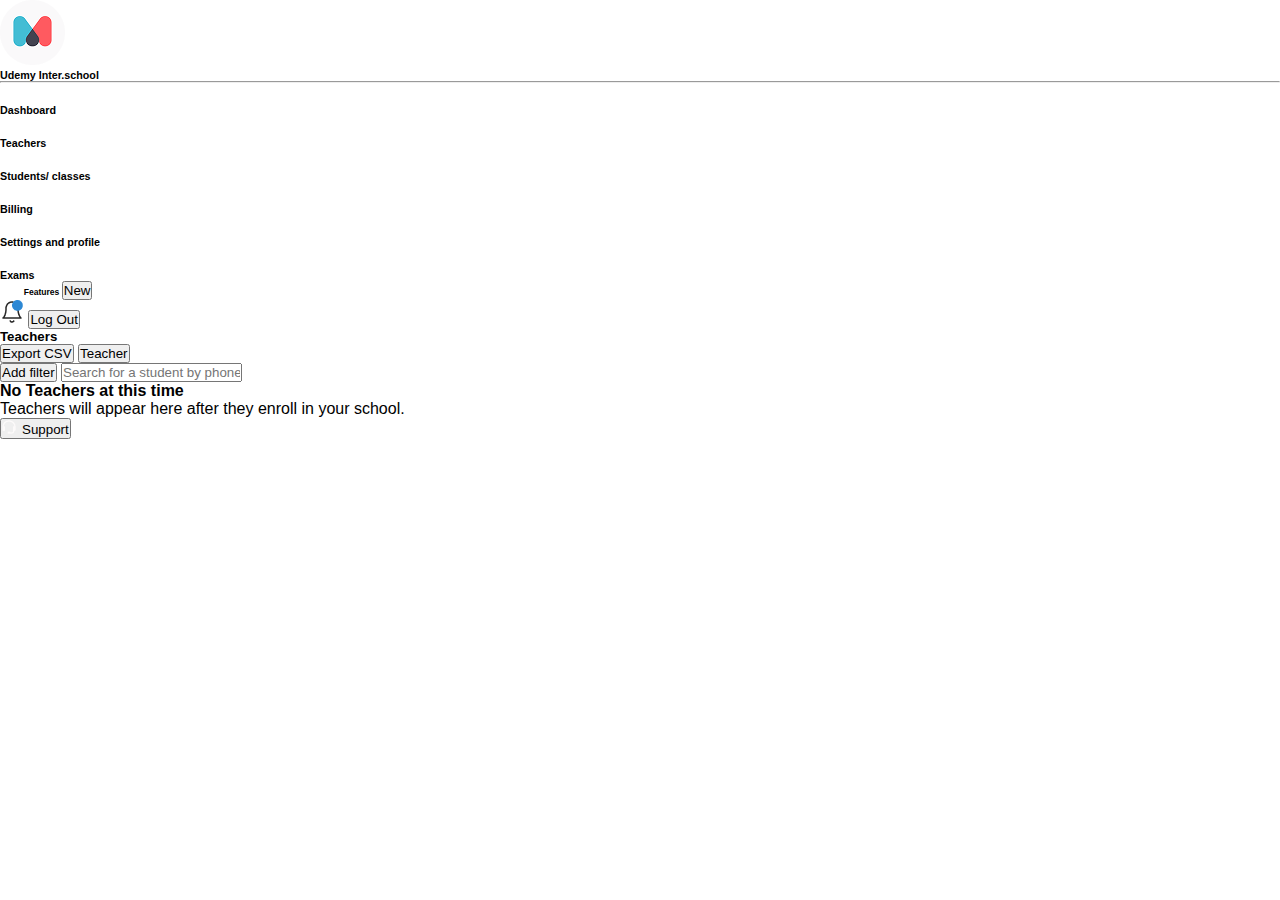
<file: Teachers.html>
<!DOCTYPE html>
<html lang="en">
<head>
  <link rel="stylesheet" href="styles/style.css">
    <meta charset="UTF-8">
    <meta name="viewport" content="width=device-width, initial-scale=1.0">
    <title>Teacher</title>
</head>
<body> 
  <!-- <div class="first"> -->
    <header>
      <div class="all">
    <div class="section">
    <aside>
    <div class="name">  
   <img src="images/Ellipse 6.png" >
   <h6>Udemy Inter.school</h6>
   <hr>
   </div>
   </aside>

   <div>
   <img src="images/home-2.png">
   <h6>Dashboard</h6>
   </div>

   <div>
    <img src="images/home-2.png">
   <h6>Teachers</h6>
   </div>

   <div>
    <img src="images/teacher.png">
   <h6>Students/ classes</h6>
   </div>
   <div>
    <img src="images/bank.png">
   <h6>Billing</h6>
   </div>
   <div>
    <img src="images/setting-2.png">
   <h6>Settings and profile</h6>
   </div>
   <div>
    <img src="images/chart-square.png">
   <h6>Exams</h6>
   </div>
   <div class="feature">
    <img src="images/bank.png">
   <h6>Features <button>New</button></h6>
   </div>
   </div>
   

     <div class="section2">
   <!-- <main> -->
    <div class="iconoir">
     <img src="images/iconoir_bell-notification.png">
    <button>Log Out</button>
    </div>

   <div class="section2-content">
    <div>
   <h5>Teachers</h5>
   </div>
    <div class="buttons">
    <button class="toy">Export CSV</button>
    <button class="teacher">Teacher</button>
    </div>
    </div>
     <div class="search-section">
      <button>Add filter</button>
   <input class="search" type="text" name="search" 
   placeholder="Search for a student by phone or email">
   <!-- </main> -->
    </div>
   <div>
<div class="section3">
  <h4>No Teachers at this time </h4>
  <p>Teachers will appear here after 
    they enroll in your school.
  </p>
  <div class="section3-button">
  <button><img style="padding-right:6px;
  align-items: center;" src="images/Vector.png" >Support</button>
   </div>
</div>
</div>
  </header>
  
</body>
</html>
</file>
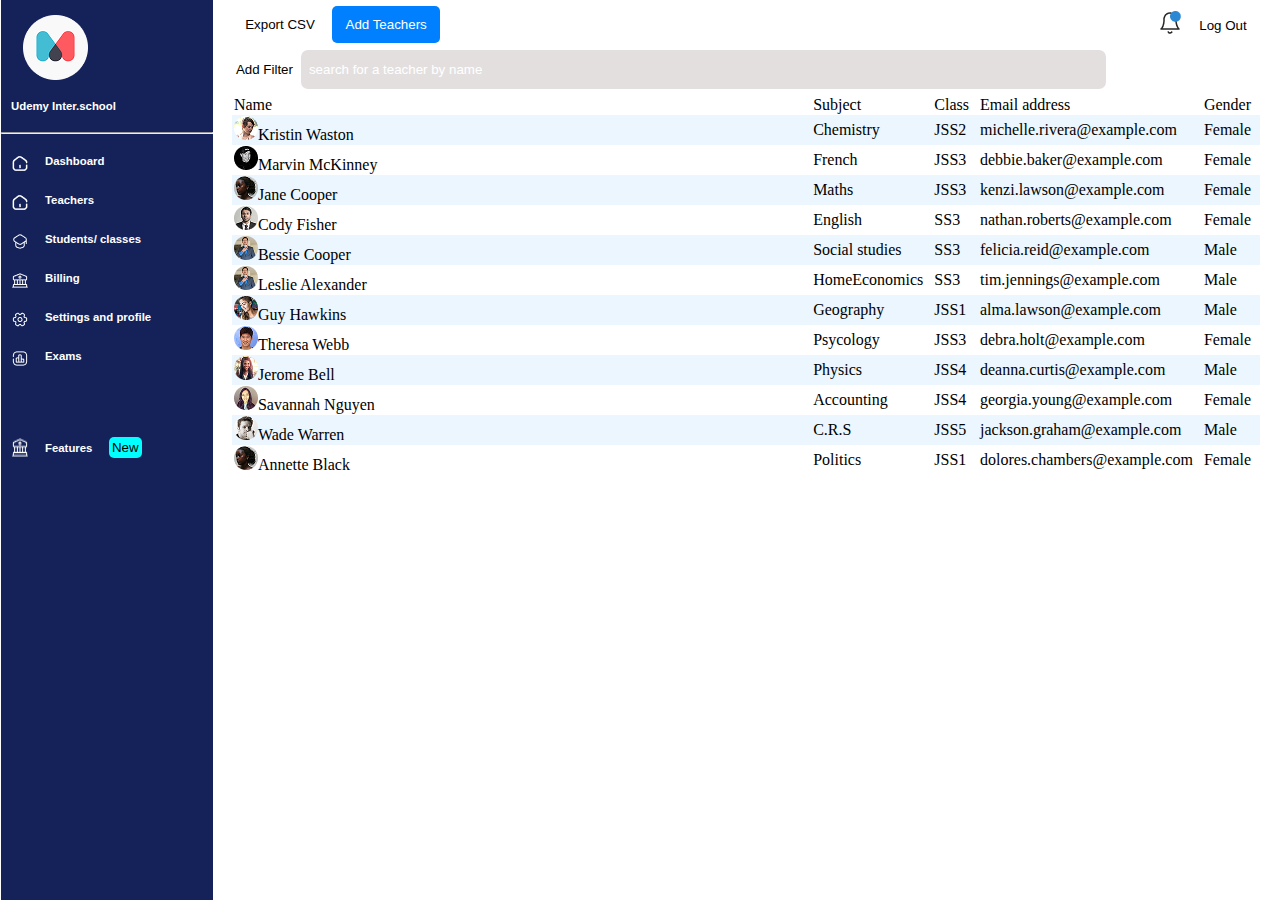
<file: pages/dalu.html>
<!DOCTYPE html>
<html lang="en">
<head>
  <link rel="stylesheet" href="/styles/dalu.css">
  <meta charset="UTF-8">
  <meta name="viewport" content="width=device-width, initial-scale=1.0">
  <title>teach</title>
</head>
<body>
  <!-- <header> -->
    <div class="all">
    <div class="section">
    <aside>
    <div class="name">  
   <img src="../images/Ellipse 6.png" >
   <h6>Udemy Inter.school</h6>
   <hr>
   </div>
   </aside>

   <div>
   <img src="../images/home-2.png">
   <h6>Dashboard</h6>
   </div>

   <div>
    <img src="../images/home-2.png">
   <h6>Teachers</h6>
   </div>

   <div>
    <img src="../images/teacher.png">
   <h6>Students/ classes</h6>
   </div>
   <div>
    <img src="../images/bank.png">
   <h6>Billing</h6>
   </div>
   <div>
    <img src="../images/setting-2.png">
   <h6>Settings and profile</h6>
   </div>
   <div>
    <img src="../images/chart-square.png">
   <h6>Exams</h6>
   </div>
   <div class="feature">
    <img src="../images/bank.png">
   <h6>Features <button>New</button></h6>
   </div>
   </div>
   
  <!-- </header> -->
  <div class="tablehead">
     <div class="top-button">
   <div>
   <button style="background-color: transparent;">Export CSV</button>
   <button style="color: white;
   background-color:#0080ff ;">
    Add Teachers</button>
   </div>
   <div>
    <img src="/images/iconoir_bell-notification.png">
    <button style="background-color: transparent;">Log Out</button>
   </div>
  </div>
  <div class="search-here">
    <button>Add Filter</button>
  <input type="text" name="search"
   placeholder="search for a teacher by name or Email">
   </div>
  <table>
    <!-- <th></th> -->
    <tr>
      <td> Name </td>
      <td>Subject</td>
      <td>Class</td>
      <td>Email address</td>
      <td>Gender</td>
    </tr>
    <tr>
      <td><img src="../images/Ellipse 14.png">Kristin Waston</td>
      <td>Chemistry</td>
      <td>JSS2</td>
      <td>michelle.rivera@example.com</td>
      <td>Female</td>
    </tr>
    <tr>
      <td><img src="../images/Ellipse 14 (1).png">Marvin McKinney</td>
      <td>French</td>
      <td>JSS3</td>
      <td>debbie.baker@example.com</td>
      <td>Female</td>
    </tr>
    <tr>
      <td><img src="../images/Ellipse 14 (2).png">Jane Cooper</td>
      <td>Maths</td>
      <td>JSS3</td>
      <td>kenzi.lawson@example.com</td>
      <td>Female</td>
    </tr>
    <tr>
      <td><img src="../images/Ellipse 14 (3).png">Cody Fisher</td>
      <td>English</td>
      <td>SS3</td>
      <td>nathan.roberts@example.com</td>
      <td>Female</td>
    </tr>
    <tr>
      <td><img src="../images/Ellipse 14 (4).png">Bessie Cooper</td>
      <td>Social studies</td>
      <td>SS3</td>
      <td>felicia.reid@example.com</td>
      <td>Male</td>
    </tr>
     <tr>
      <td><img src="../images/Ellipse 14 (5).png">Leslie Alexander</td>
      <td>HomeEconomics</td>
      <td>SS3</td>
      <td>tim.jennings@example.com</td>
      <td>Male</td>
    </tr>
    <tr>
      <td><img src="../images/Ellipse 14 (6).png">Guy Hawkins</td>
      <td>Geography</td>
      <td>JSS1</td>
      <td>alma.lawson@example.com</td>
      <td>Male</td>
    </tr>
    <tr>
      <td><img src="../images/Ellipse 14 (7).png">Theresa Webb</td>
      <td>Psycology</td>
      <td>JSS3</td>
      <td>debra.holt@example.com</td>
      <td>Female</td>
    </tr>
    <tr>
      <td><img src="../images/Ellipse 14 (8).png">Jerome Bell</td>
      <td>Physics</td>
      <td>JSS4</td>
      <td>deanna.curtis@example.com</td>
      <td>Male</td>
    </tr>
    <tr>
      <td><img src="../images/Ellipse 14 (9).png">Savannah Nguyen</td>
      <td>Accounting</td>
      <td>JSS4</td>
      <td>georgia.young@example.com</td>
      <td>Female</td>
    </tr>
      <tr>
      <td><img src="../images/Ellipse 14 (10).png">Wade Warren</td>
      <td>C.R.S</td>
      <td>JSS5</td>
      <td>jackson.graham@example.com</td>
      <td>Male</td>
    </tr>
    <tr>
      <td><img src="../images/Ellipse 14 (11).png">Annette Black</td>
      <td>Politics</td>
      <td>JSS1</td>
      <td>dolores.chambers@example.com</td>
      <td>Female</td>
    </tr>
  </table>
 
  </div>
</body>
</html>
</file>
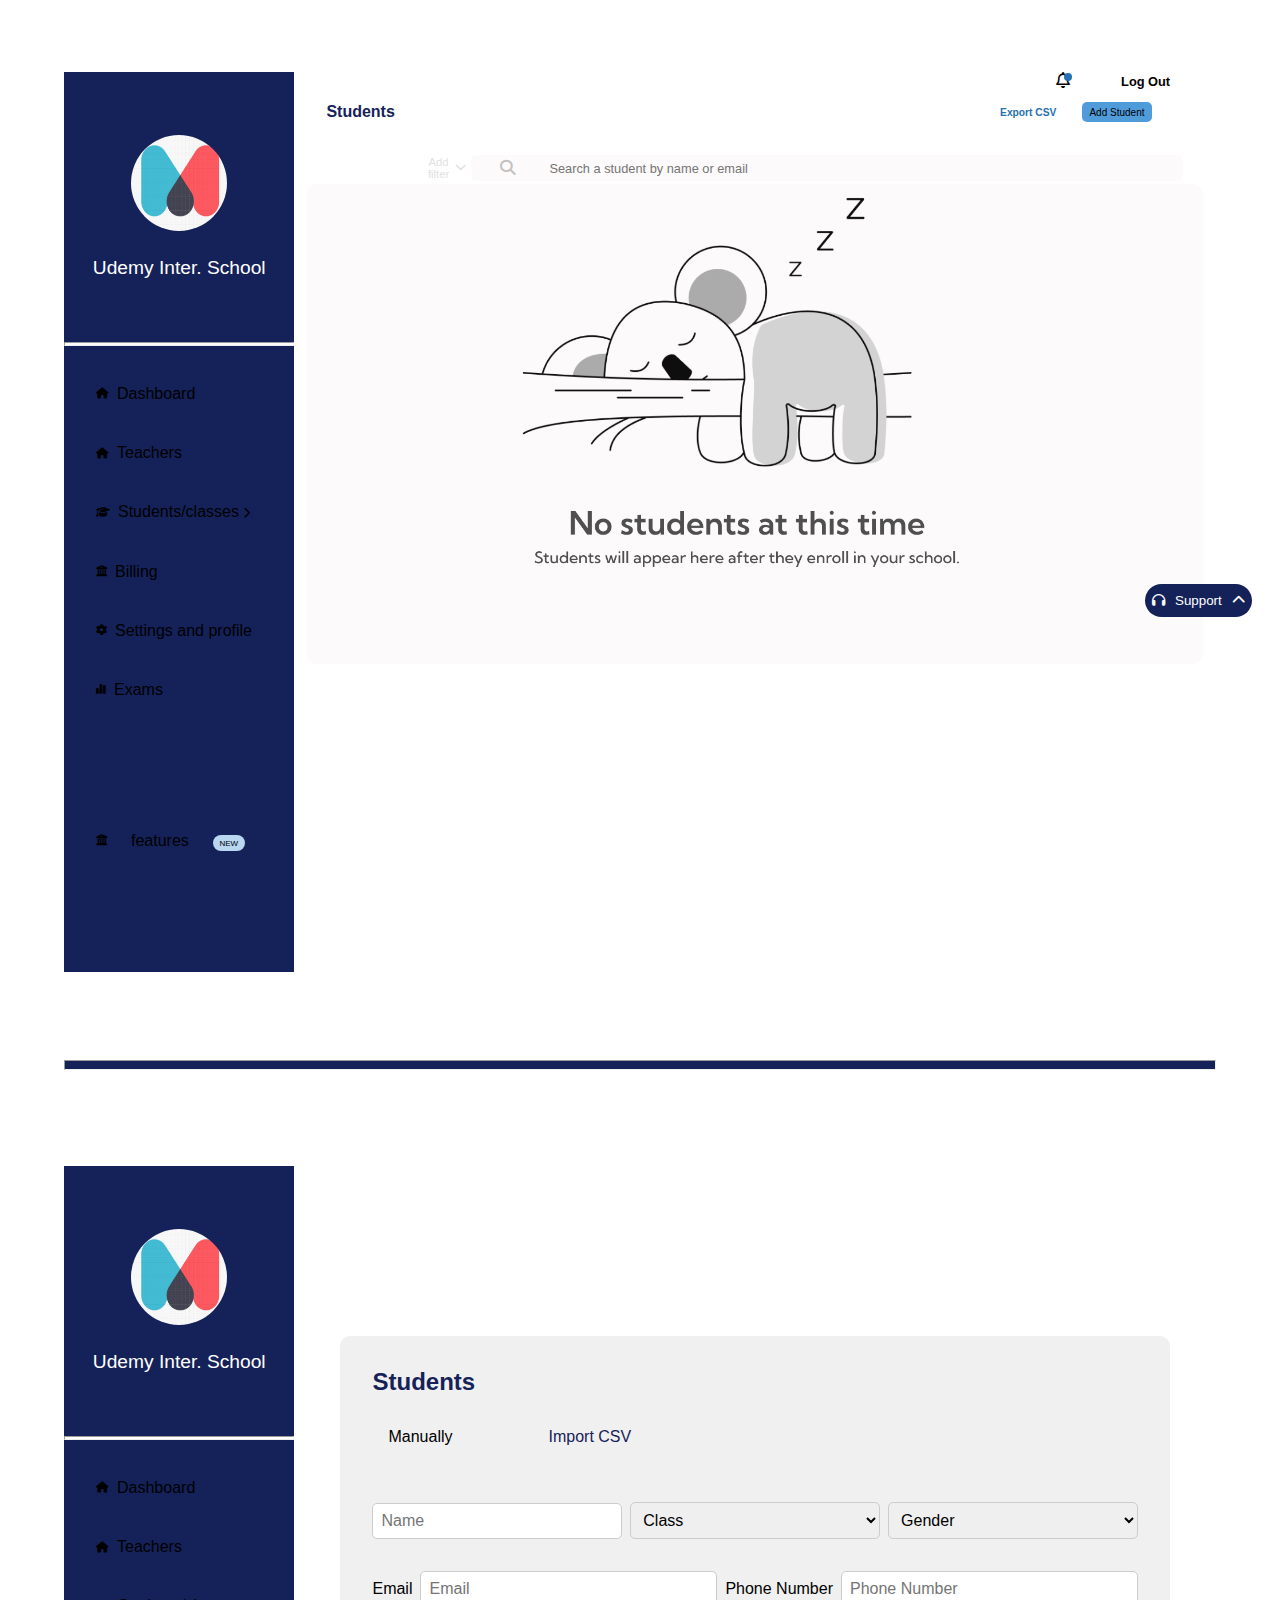
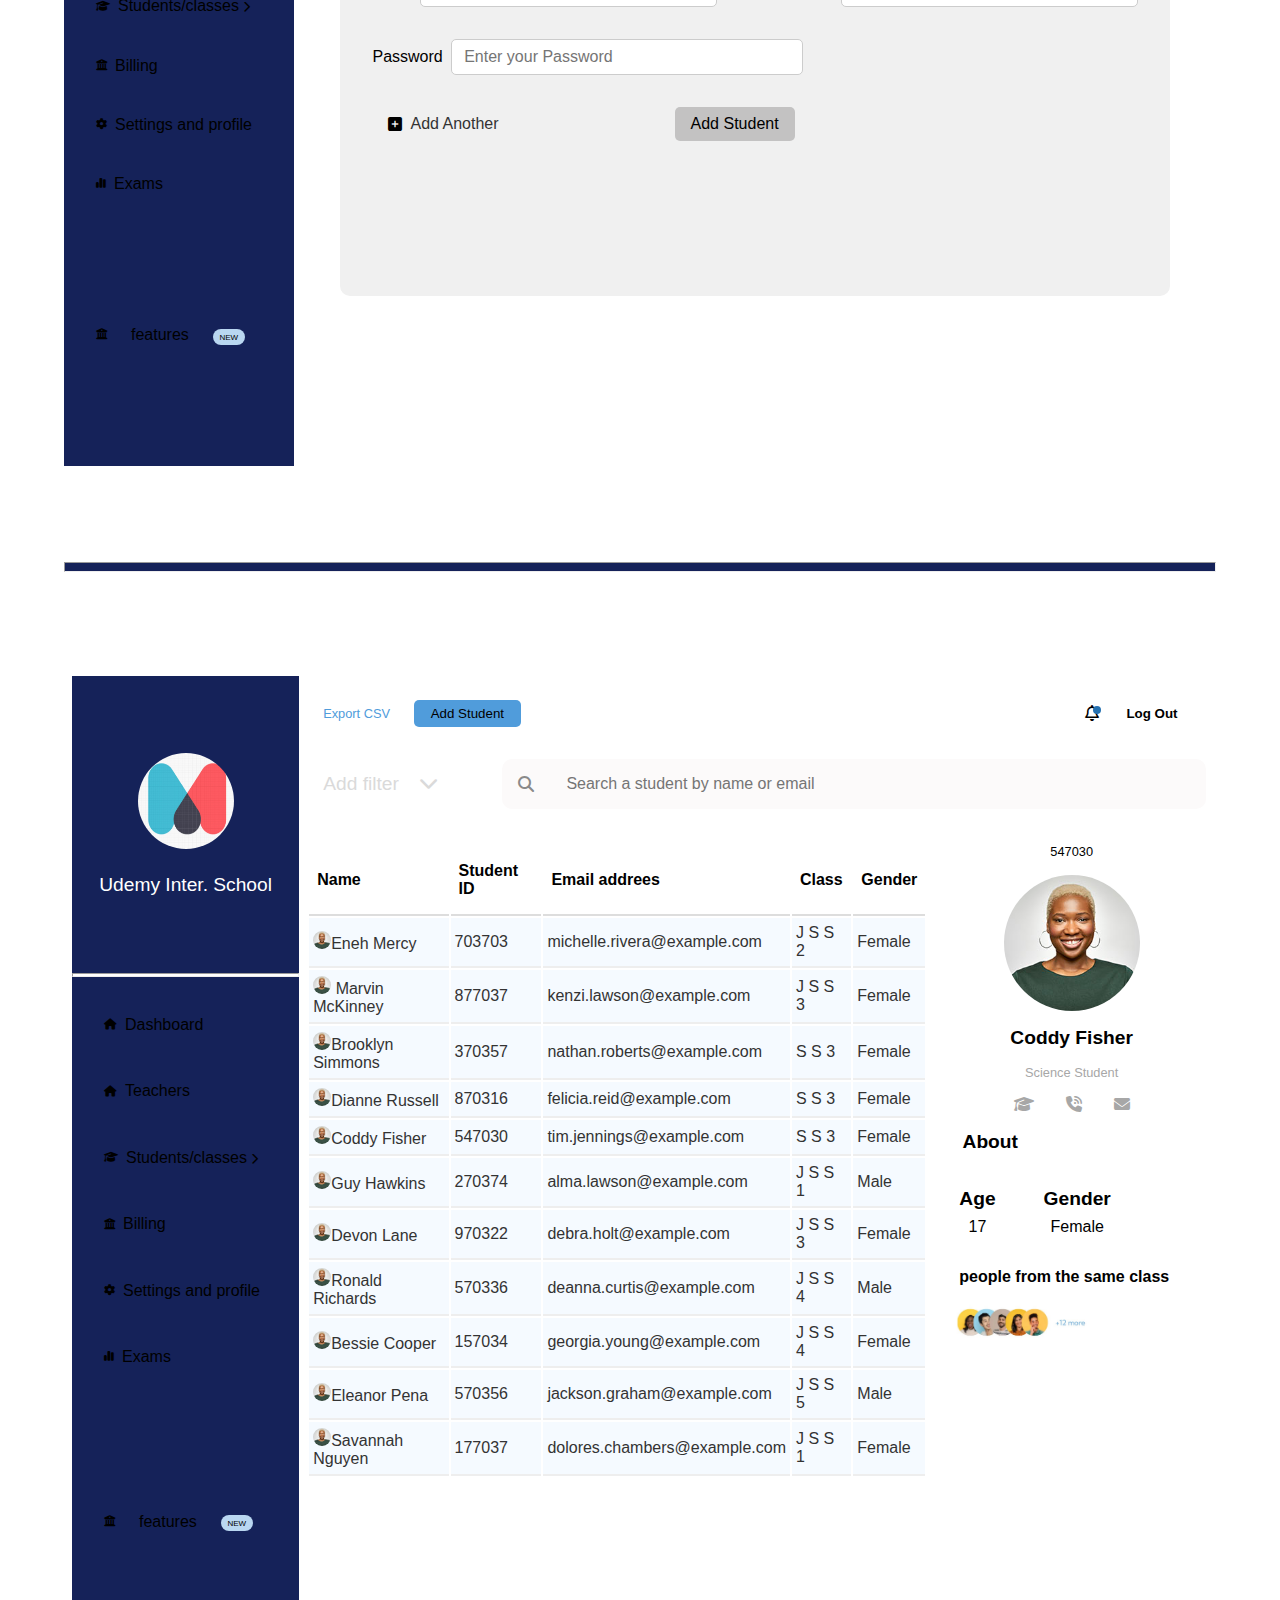
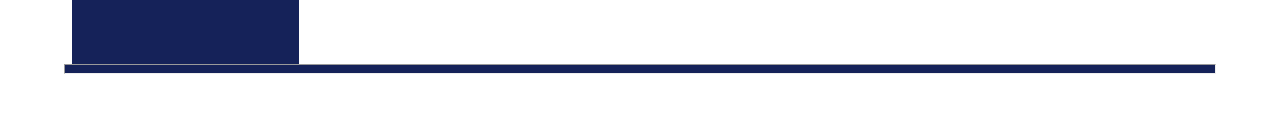
<file: pages/emma.html>
<!DOCTYPE html>
<html lang="en">
<head>
    <link rel="stylesheet" href="https://cdnjs.cloudflare.com/ajax/libs/font-awesome/6.7.2/css/all.min.css" integrity="sha512-Evv84Mr4kqVGRNSgIGL/F/aIDqQb7xQ2vcrdIwxfjThSH8CSR7PBEakCr51Ck+w+/U6swU2Im1vVX0SVk9ABhg==" crossorigin="anonymous" referrerpolicy="no-referrer" />
    <meta charset="UTF-8">
    <meta name="viewport" content="width=device-width, initial-scale=1.0">
    <link rel="stylesheet" href="/styles/emma.css">
    <title>Front-end-project</title>
</head>
<body>
  <main>
        <section>
            <div class="udemy">
                <img src="/pages/logo/udemy-logo.jpg" alt="logo">
                <p>Udemy Inter. School</p>
            </div>
            <hr class="line">

            <nav>
                 <span class="dashboard-icon">
                 <i class="fa-solid fa-house"></i>
                <p>Dashboard</p>
               </span>

               <span>
                 <i class="fa-solid fa-house"></i>
                <p>Teachers</p>
               </span>

               <span class="students">
                <i class="fa-solid fa-graduation-cap"></i>
                <p>Students/classes <i class="fa-solid fa-chevron-right"></i></p>
               </span>
               <span>
                <i class="fa-solid fa-building-columns"></i>
                <p>Billing</p>
            </span>
            
            <span>
                <i class="fa-solid fa-gear"></i>
                <p>Settings and profile</p>
            </span>
            
            <span>
                <i class="fa-solid fa-chart-simple"></i>
                <p>Exams</p>
            </span>
        </nav>
        
        <div class="features">
                <i class="fa-solid fa-building-columns"></i>
                <p>features</p>
                <a href=""><button>NEW</button></a>
            </div>
        </section>


        <aside>
            <header class="header1">
                <i class="fa-regular fa-bell"></i>
                <a href=""><button>Log Out</button></a>
            </header>
            <div class="header2">
                <h1>Students</h1>
              
                <span>
                    <a href="">Export CSV</a>
                    <button>Add Student</button>
                </span>

            </div>

            <nav class="nav2">
              <button>Add filter<i class="fa-solid fa-chevron-down"></i></button>

            <span>
                <i class="fa-solid fa-magnifying-glass"></i>
                 <input type="text" placeholder="Search a student by name or email">
            </span>
            </nav>

           <div class="big-cat">
             <img src="/pages/imges/image.png" alt="picture">
             <button class="support"><i class="fa-solid fa-headphones"></i>Support <i class="fa-solid fa-chevron-up"></i></button>
           </div>
        </aside>
    </main>

<hr>

    <div class="container">
        <aside class="sidebar">
             <div class="udemy">
                <img src="/pages/logo/udemy-logo.jpg" alt="logo">
                <p>Udemy Inter. School</p>
            </div>
            <hr class="line">

            <nav>
                 <span class="dashboard-icon">
                 <i class="fa-solid fa-house"></i>
                <p>Dashboard</p>
               </span>

               <span>
                 <i class="fa-solid fa-house"></i>
                <p>Teachers</p>
               </span>

               <span class="students">
                <i class="fa-solid fa-graduation-cap"></i>
                <p>Students/classes <i class="fa-solid fa-chevron-right"></i></p>
               </span>
               <span>
                <i class="fa-solid fa-building-columns"></i>
                <p>Billing</p>
            </span>
            
            <span>
                <i class="fa-solid fa-gear"></i>
                <p>Settings and profile</p>
            </span>
            
            <span>
                <i class="fa-solid fa-chart-simple"></i>
                <p>Exams</p>
            </span>
        </nav>
        
        <div class="features">
                <i class="fa-solid fa-building-columns"></i>
                <p>features</p>
                <a href=""><button>NEW</button></a>
            </div>
        </aside>

        <div class="aside2">
            <div class="form-container">
                <h1>Students</h1>

                <div class="tabs">
                <span class="active">Manually</span>
                <span>Import CSV</span>
                </div>

                <form class="student-form">
                    <div class="form-group">
                        <input type="text"  placeholder="Name">
                        <select>
                            <option value="">Class</option>
                            <option value="">Grade 1</option>
                            <option value="">Grade 2</option>
                            <option value="">Grade 3</option>
                            <option value="">Grade 4</option>
                            <option value="">Grade 5</option>
                            <option value="">Grade 6</option>
                        </select>

                        <select name="" id="">
                            <option value="">Gender</option>
                            <option value="">Male</option>
                            <option value="">Female</option>
                        </select>
                    </div>

                    <div class="form-group">
                        <label for="email">Email</label>
                        <input type="text" id="email" placeholder="Email">
                        <label for="phone-number">Phone Number</label>
                        <input type="text" id="phone-number" placeholder="Phone Number">
                    </div>

                    <div class="form-group">
                        <label for="password">Password</label>
                        <input type="password" placeholder=" Enter your Password">
                    </div>

                    <div class="action">
                        <button type="button" class="add-another"><i class="fa-solid fa-square-plus"></i>Add Another</button>
                        <button type="submit" class="add-student">Add Student</button>
                    </div>
                </form>
            </div>
        </div>
    </div>
<hr>

<div class="big-square">
   <div class="left">
     <div class="udemy">
                <img src="/pages/logo/udemy-logo.jpg" alt="logo">
                <p>Udemy Inter. School</p>
            </div>
            <hr class="line">

            <nav>
                 <span class="dashboard-icon">
                 <i class="fa-solid fa-house"></i>
                <p>Dashboard</p>
               </span>

               <span>
                 <i class="fa-solid fa-house"></i>
                <p>Teachers</p>
               </span>

               <span class="students">
                <i class="fa-solid fa-graduation-cap"></i>
                <p>Students/classes <i class="fa-solid fa-chevron-right"></i></p>
               </span>
               <span>
                <i class="fa-solid fa-building-columns"></i>
                <p>Billing</p>
            </span>
            
            <span>
                <i class="fa-solid fa-gear"></i>
                <p>Settings and profile</p>
            </span>
            
            <span>
                <i class="fa-solid fa-chart-simple"></i>
                <p>Exams</p>
            </span>
        </nav>
        
        <div class="features">
                <i class="fa-solid fa-building-columns"></i>
                <p>features</p>
                <a href=""><button>NEW</button></a>
            </div>
   </div>


   <div class="right">
    <div class="table-header">
         <header class="tb-header">
             <div class="export-csv">
                 <span>
                     <a href="">Export CSV</a>
                     <button>Add Student</button>
                 </span>
 
             </div>

                <div class="bell-log-out">
                   <span>
                     <i class="fa-regular fa-bell"></i>
                <a href=""><button>Log Out</button></a>
                   </span>
                </div>
            </header>

            <div class="table-search">
                 <span class="add-filter">
                 <button>Add filter<i class="fa-solid fa-chevron-down"></i></button>
             </span>

            <span class="search-bar">
                <i class="fa-solid fa-magnifying-glass"></i>
                 <input type="text" placeholder="Search a student by name or email">
            </span>
            </div>
    </div>
    <menu class="big-table">
       <div class="table-container">
        <table>
            <thead>
                <tr>
                    <th>Name</th>
                    <th>Student ID</th>
                    <th>Email addrees</th>
                    <th>Class</th>
                    <th>Gender</th>
                </tr>
            </thead>

            <tbody>
                <tr>
                    <td><img src="/pages/imges/woman-avatar.png" alt="avata">Eneh Mercy</td>
                    <td>703703</td>
                    <td>michelle.rivera@example.com</td>
                    <td>J S S 2</td>
                    <td>Female</td>
                </tr>

                <tr>
                    <td><img src="/pages/imges/woman-avatar.png" alt="avata"> Marvin McKinney</td>
                    <td>877037</td>
                    <td>kenzi.lawson@example.com</td>
                    <td>J S S 3</td>
                    <td>Female</td>
                </tr>

                <tr>
                    <td><img src="/pages/imges/woman-avatar.png" alt="avata">Brooklyn Simmons</td>
                    <td>370357</td>
                    <td>nathan.roberts@example.com</td>
                    <td>S S 3</td>
                    <td>Female</td>
                </tr>

                <tr>
                    <td><img src="/pages/imges/woman-avatar.png" alt="avata">Dianne Russell</td>
                    <td>870316</td>
                    <td>felicia.reid@example.com</td>
                    <td>S S 3</td>
                    <td>Female</td>
                </tr>

                <tr>
                    <td><img src="/pages/imges/woman-avatar.png" alt="avata">Coddy Fisher</td>
                    <td>547030</td>
                   <td>tim.jennings@example.com</td>
                   <td>S S 3</td>
                   <td>Female</td>
                </tr>

                <tr>
                    <td><img src="/pages/imges/woman-avatar.png" alt="avata">Guy Hawkins</td>
                    <td>270374</td>
                    <td>alma.lawson@example.com</td>
                    <td>J S S 1</td>
                    <td>Male</td>
                </tr>

                <tr>
                    <td><img src="/pages/imges/woman-avatar.png" alt="avata">Devon Lane</td>
                    <td>970322</td>
                    <td>debra.holt@example.com</td>
                    <td>J S S 3</td>
                    <td>Female</td>
                </tr>

                <tr>
                    <td><img src="/pages/imges/woman-avatar.png" alt="avata">Ronald Richards</td>
                    <td>570336</td>
                    <td>deanna.curtis@example.com</td>
                    <td>J S S 4</td>
                    <td>Male</td>
                </tr>

                <tr>
                    <td><img src="/pages/imges/woman-avatar.png" alt="avata">Bessie Cooper</td>
                    <td>157034</td>
                    <td>georgia.young@example.com</td>
                    <td>J S S 4</td>
                    <td>Female</td>
                </tr>

                <tr>
                    <td><img src="/pages/imges/woman-avatar.png" alt="avata">Eleanor Pena</td>
                    <td>570356</td>
                    <td>jackson.graham@example.com</td>
                    <td>J S S 5</td>
                    <td>Male</td>
                </tr>

                <tr>
                    <td><img src="/pages/imges/woman-avatar.png" alt="avata">Savannah Nguyen</td>
                    <td>177037</td>
                    <td>dolores.chambers@example.com</td>
                    <td>J S S 1</td>
                    <td>Female</td>
                </tr>
            </tbody>
        </table>
       </div>

       <div class="girl-pic">
        <div class="div1">
            <p>547030</p>
            <img src="/pages/imges/woman-avatar.png" alt="avata">
            <h1>Coddy Fisher</h1>
            <p class="Science">Science Student</p>

            <div class="icons">
                <i class="fa-solid fa-graduation-cap"></i>
                <i class="fa-solid fa-phone-volume"></i>
                <i class="fa-solid fa-envelope"></i>
            </div>
        </div>

        <h1 class="About">About</h1>
        <span class="age-gender">
            <span class="age">
                <h1>Age</h1>
                <p>17</p>
            </span>
            <span class="female">
                <h1>Gender</h1>
                <p>Female</p>
            </span>
        </span>
        <h1 class="same">people from the same class</h1>
        <img src="/pages/imges/class people.jpg" alt="pic" class="last-pic">

       </div>
    </menu>
   </div>
</div>

<hr>
</body>
</html>
</file>
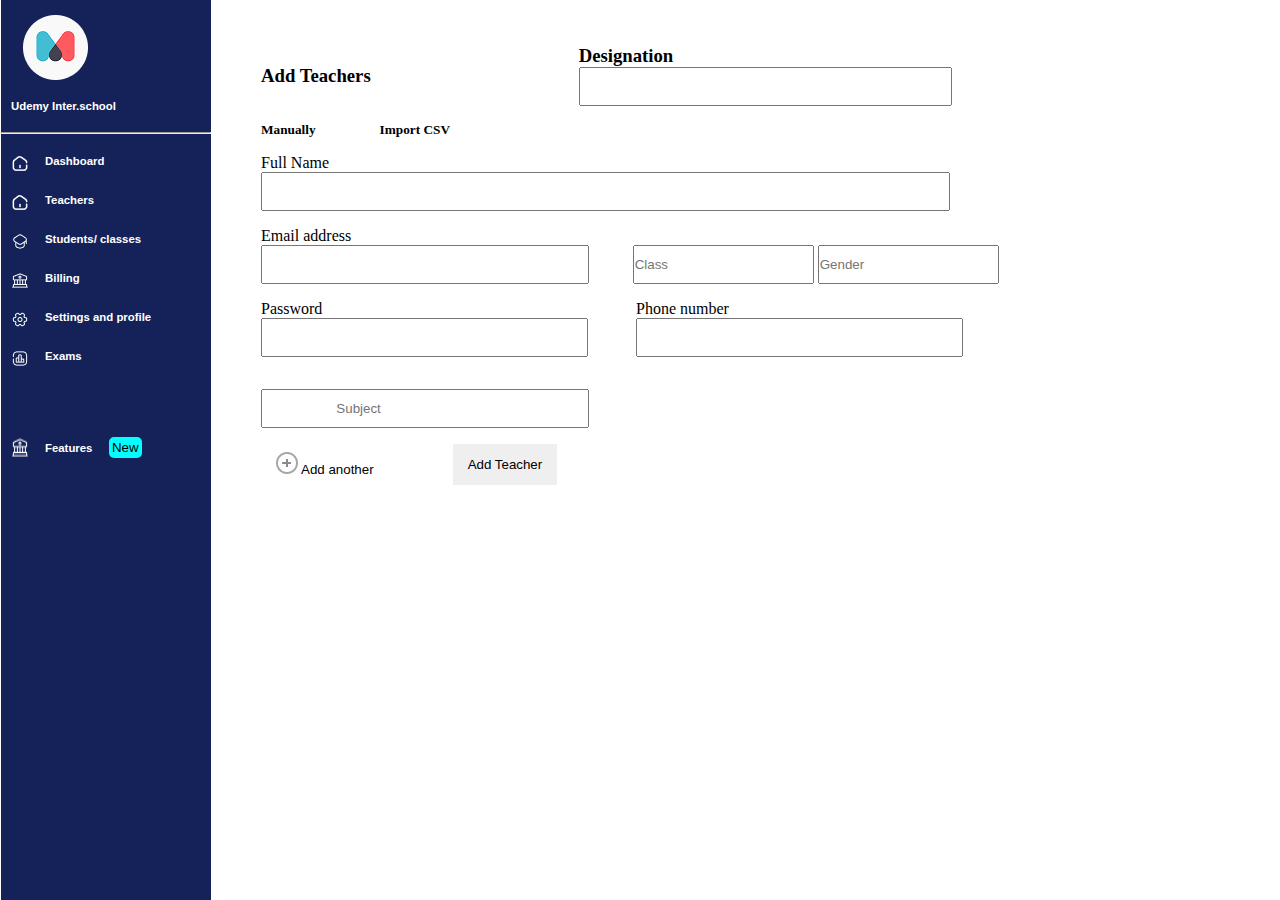
<file: pages/Form.html>
<!DOCTYPE html>
<html lang="en">
<head>
    <link rel="stylesheet" href="/styles/Form.css">
    <meta charset="UTF-8">
    <meta name="viewport" content="width=device-width, initial-scale=1.0">
    <title>Form</title>
</head>
<body>

  <main>
      <div class="all">
    <div class="section">
    <aside>
    <div class="name">  
   <img src="../images/Ellipse 6.png" >
   <h6>Udemy Inter.school</h6>
   <hr>
   </div>
   </aside>

   <div>
   <img src="../images/home-2.png">
   <h6>Dashboard</h6>
   </div>

   <div>
    <img src="../images/home-2.png">
   <h6>Teachers</h6>
   </div>

   <div>
    <img src="../images/teacher.png">
   <h6>Students/ classes</h6>
   </div>
   <div>
    <img src="../images/bank.png">
   <h6>Billing</h6>
   </div>
   <div>
    <img src="../images/setting-2.png">
   <h6>Settings and profile</h6>
   </div>
   <div>
    <img src="../images/chart-square.png">
   <h6>Exams</h6>
   </div>
   <div class="feature">
    <img src="../images/bank.png">
   <h6>Features <button>New</button></h6>
   </div>
   </div>
   
   <div class="form-section">
 <form>
  <div>
    <div class="designation">
 <h3>Add Teachers</h3>
 <div>
  <h3>Designation</h3>
 <!-- <label for="designation">Designation</label></br> -->
 <input type="text" name="designation">
 </div>
 </div>
 <div class="manually-csv">
<div>
   <h5>Manually</h5>
   </div>
   <div>
 <h5>Import CSV</h5>
   </div>
 </div>
 <div class="full-name">
 <label for="name">Full Name</label></br>
 <input type="text" name="name">
 </div>

 <div class="email-gender-class">
  <!-- <div class="email"> -->
 <label for="email">Email address</label></br>
 <input style=" padding: 10px 
 5.5em; margin-right: 3em;" type="email" name="email">
 <!-- </div> -->
 <!-- <div class="class-gender"> -->
 <input style=" padding: 10px 0px 10px 0px;" type="text" name="class" 
 placeholder="Class">

 <input style=" padding: 10px 0px 10px 0px;" type="text" name="gender" 
 placeholder="Gender">
 <!-- </div> -->
 </div>
 <div class="password-phone">
  <div>
 <label for="password">Password</label></br>
 <input type="password" name="password">
  </div>
  <div>
 <label for="number">Phone number</label></br>
 <input type="text" name="number">
</div>
 </div>

 <div class="subject">
 <input type="text" name="subject"
 placeholder="Subject">
 </div>
 <div class="another-teacher">
 <button style="background-color: transparent;">
  <img style="padding-top:-11px ; align-items: center;"
   src="../images/Group.png"> Add another </button>
 <button>Add Teacher</button>
 </div> 
    </form>
    </div>
</main>
</body>
</html>
</file>
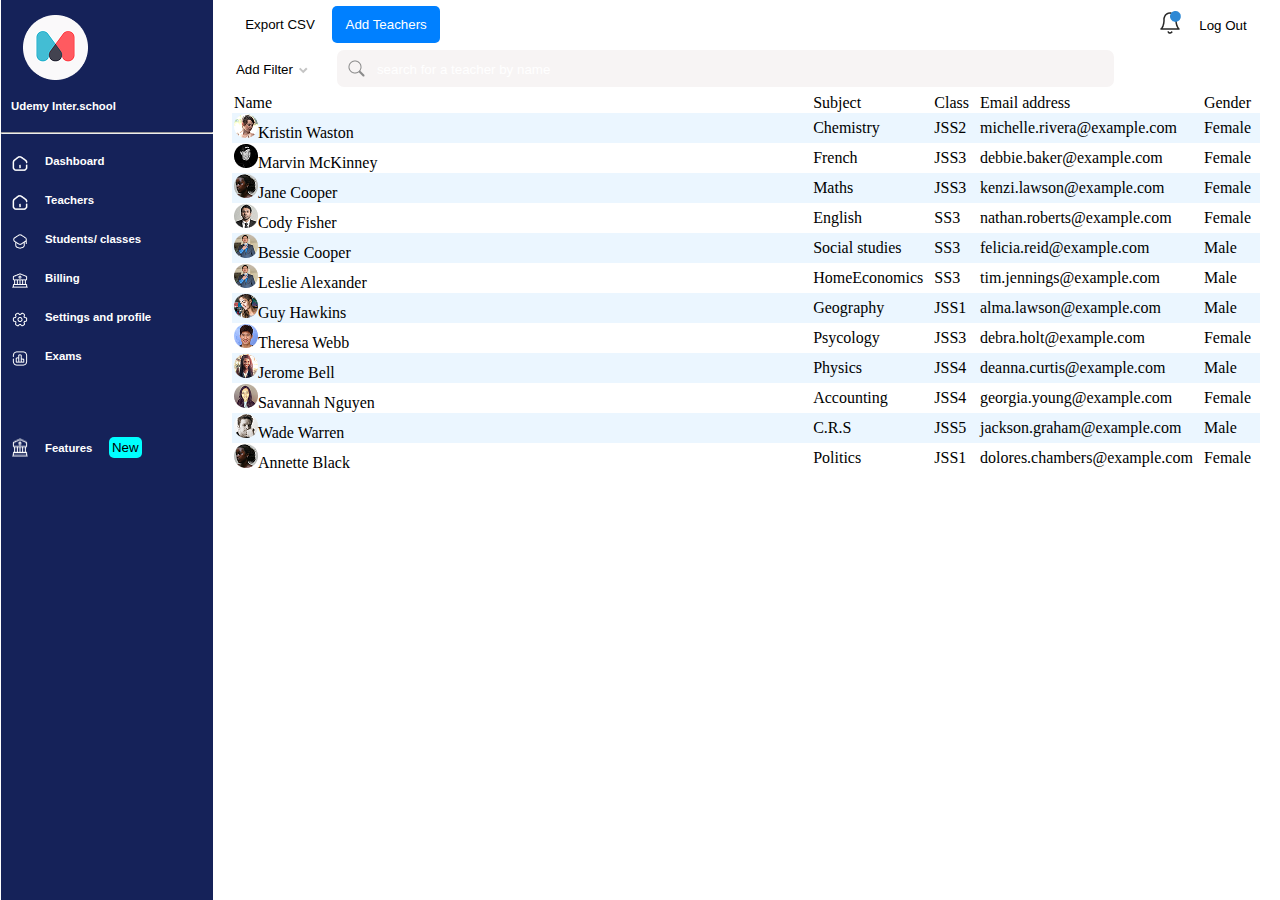
<file: pages/Table.html>
<!DOCTYPE html>
<html lang="en">
<head>
  <link rel="stylesheet" href="/styles/Table.css">
  <meta charset="UTF-8">
  <meta name="viewport" content="width=device-width, initial-scale=1.0">
  <title>Table</title>
</head>
<body>
  <!-- <header> -->
    <div class="all">
    <div class="section">
    <aside>
    <div class="name">  
   <img src="../images/Ellipse 6.png" >
   <h6>Udemy Inter.school</h6>
   <hr>
   </div>
   </aside>

   <div>
   <img src="../images/home-2.png">
   <h6>Dashboard</h6>
   </div>

   <div>
    <img src="../images/home-2.png">
   <h6>Teachers</h6>
   </div>

   <div>
    <img src="../images/teacher.png">
   <h6>Students/ classes</h6>
   </div>
   <div>
    <img src="../images/bank.png">
   <h6>Billing</h6>
   </div>
   <div>
    <img src="../images/setting-2.png">
   <h6>Settings and profile</h6>
   </div>
   <div>
    <img src="../images/chart-square.png">
   <h6>Exams</h6>
   </div>
   <div class="feature">
    <img src="../images/bank.png">
   <h6>Features <button>New</button></h6>
   </div>
   </div>
   
  <!-- </header> -->
  <div class="tablehead">
     <div class="top-button">
   <div>
   <button style="background-color: transparent;">Export CSV</button>
   <button style="color: white;
   background-color:#0080ff ;">
    Add Teachers</button>
   </div>
   <div>
    <img src="/images/iconoir_bell-notification.png">
    <button style="background-color: transparent;">Log Out</button>
   </div>
  </div>
  <div class="search-here">
    <button> Add Filter<img style="padding: 0px 0px 0px 6px;"
       src="../images/Vector (2).png"></button>
    <img style="position: relative; top: 3px;left:2em;" src="../images/Vector (1).png ">
  <input type="text" name="search"
    placeholder="search for a teacher by name or Email">
   </div>
  <table>
    <!-- <th></th> -->
    <tr>
      <td> Name </td>
      <td>Subject</td>
      <td>Class</td>
      <td>Email address</td>
      <td>Gender</td>
    </tr>
    <tr>
      <td><img src="../images/Ellipse 14.png">Kristin Waston</td>
      <td>Chemistry</td>
      <td>JSS2</td>
      <td>michelle.rivera@example.com</td>
      <td>Female</td>
    </tr>
    <tr>
      <td><img src="../images/Ellipse 14 (1).png">Marvin McKinney</td>
      <td>French</td>
      <td>JSS3</td>
      <td>debbie.baker@example.com</td>
      <td>Female</td>
    </tr>
    <tr>
      <td><img src="../images/Ellipse 14 (2).png">Jane Cooper</td>
      <td>Maths</td>
      <td>JSS3</td>
      <td>kenzi.lawson@example.com</td>
      <td>Female</td>
    </tr>
    <tr>
      <td><img src="../images/Ellipse 14 (3).png">Cody Fisher</td>
      <td>English</td>
      <td>SS3</td>
      <td>nathan.roberts@example.com</td>
      <td>Female</td>
    </tr>
    <tr>
      <td><img src="../images/Ellipse 14 (4).png">Bessie Cooper</td>
      <td>Social studies</td>
      <td>SS3</td>
      <td>felicia.reid@example.com</td>
      <td>Male</td>
    </tr>
     <tr>
      <td><img src="../images/Ellipse 14 (5).png">Leslie Alexander</td>
      <td>HomeEconomics</td>
      <td>SS3</td>
      <td>tim.jennings@example.com</td>
      <td>Male</td>
    </tr>
    <tr>
      <td><img src="../images/Ellipse 14 (6).png">Guy Hawkins</td>
      <td>Geography</td>
      <td>JSS1</td>
      <td>alma.lawson@example.com</td>
      <td>Male</td>
    </tr>
    <tr>
      <td><img src="../images/Ellipse 14 (7).png">Theresa Webb</td>
      <td>Psycology</td>
      <td>JSS3</td>
      <td>debra.holt@example.com</td>
      <td>Female</td>
    </tr>
    <tr>
      <td><img src="../images/Ellipse 14 (8).png">Jerome Bell</td>
      <td>Physics</td>
      <td>JSS4</td>
      <td>deanna.curtis@example.com</td>
      <td>Male</td>
    </tr>
    <tr>
      <td><img src="../images/Ellipse 14 (9).png">Savannah Nguyen</td>
      <td>Accounting</td>
      <td>JSS4</td>
      <td>georgia.young@example.com</td>
      <td>Female</td>
    </tr>
      <tr>
      <td><img src="../images/Ellipse 14 (10).png">Wade Warren</td>
      <td>C.R.S</td>
      <td>JSS5</td>
      <td>jackson.graham@example.com</td>
      <td>Male</td>
    </tr>
    <tr>
      <td><img src="../images/Ellipse 14 (11).png">Annette Black</td>
      <td>Politics</td>
      <td>JSS1</td>
      <td>dolores.chambers@example.com</td>
      <td>Female</td>
    </tr>
  </table>
 
  </div>
</body>
</html>
</file>
<file: styles/style.css>
*{
    padding: 0;
    margin: 0;
    box-sizing: border-box;
}

body {
  margin: 0;
  font-family: sans-serif;
  display: flex;
  flex-direction: column;
  width: 100%;
}

.headerContainer {
  display: flex;
  flex-direction: column;
  align-items: center;
  padding-top: 8em;
  gap: 4em;
  background-color: rgb(17, 19, 97);
  height: 120vh;
}

.topbar {
  position: fixed;
  top: 0;
  width: 100%;
  z-index: 50;
  background-color: rgb(17, 19, 97);
}

.mainHeader {
  display: flex;
  justify-content: space-between;
  align-items: center;
  height: 5em;
  padding: 1em;
}

.navWrapper {
  display: flex;
  width: 70%;
  justify-content: space-between;
  align-items: center;
}

.navLinks {
  display: flex;
  justify-content: space-around;
  width: 67%;
}

.navLinks a {
    font-weight: bold;
    font-size: 0.7rem;
    color: #d4d4d8;
    text-align: center;
    width: 100%;
    height: 50px;
    line-height: 50px;
    text-decoration: none;
  transition: all 0.3s ease;
}

.navLinks a:hover {
  background-color: rgb(17, 19, 97);
  color: white;
}

.loginBtn {
  background-color: rgb(10, 146, 221);
  color: white;
  padding: 0.9em 1.8em;
  border-radius: 1em;
  font-size: 12px;
  border: none;
  cursor: pointer;
}

.mobileOnly{
    display: none;
}

.burgerBtn {
  display: none;
  width: 50px;
  height: 50px;
  background-color: white;
  justify-content: center;
  align-items: center;
}

.consultBtnWrap {
  width: 100%;
  display: flex;
  justify-content: center;
}

.consultBtn {
  color: rgb(216, 153, 37);
  border: 2px solid currentColor;
  border-radius: 5em;
  width: 240px;
  height: 3.4em;
  display: flex;
  align-items: center;
  justify-content: center;
  font-size: 0.8em;
  text-decoration: none;
}

.heroTextBlock {
  color: white;
  width: 60%;
  text-align: center;
  position: relative;
  display: flex;
  justify-content: center;
  align-items: center;
}

.heroLeftIcon {
  position: absolute;
  width: 2em;
  left: -4em;
  bottom: 2em;
}

.heroRightIcon {
  position: absolute;
  width: 3em;
  top: -2em;
  right: -2em;
}

.heroText {
  display: flex;
  flex-direction: column;
  align-items: center;
  gap: 1em;
}

.heroText h1 {
  font-size: 2em;
  margin: 0;
}

.heroText h4 {
  font-size: 1em;
  width: 360px;
}

.getStartedBtn {
  background-color: rgb(10, 146, 221);
  color: white;
  padding: 0.9em 4em;
  font-weight: bold;
  font-size: 12px;
  border-radius: 1em;
  border: none;
  cursor: pointer;
}

.heroImageWrap {
  display: flex;
  justify-content: center;
  width: 100%;
}

.heroImageWrap img {
  width: 50%;
}

main{
  width: 100%;
  padding-top: 20em;
}


.trusted-section {
  display: flex;
  flex-direction: column;
  align-items: center;
  justify-content: center;
  height: 100%;
  width: 100%;
  padding-top: 100px;
  gap: 2em;
}

.trusted-section h3 {
  font-size: 1em;
  font-weight: bold;
}

.company-logos {
  display: flex;
  width: 300px;
  justify-content: space-around;
  align-items: center;
}

.company-logos img {
  width: 1rem;  
  height: 1rem; 
}

.task-section {
  display: flex;
  gap: 2em;
  padding: 2em;
  padding-top: em;
  width: 100%;
  height: 100%;
}

.task-grid {
  flex: 1 1 55%;
  display: grid;
  grid-template-columns: repeat(2, 1fr);
  gap: 2em;
}

.task-box {
  display: flex;
  flex-direction: column;
  padding: 2em;
  gap: 1.25em;
  border-radius: 0.5em;
  box-shadow: 0px 4px 20px -3px rgba(0, 0, 0, 0.3);
}

.task-box.rotate {
  transform: rotate(-2deg);
}

.task-box-header {
  display: flex;
  width: 100%;
  justify-content: space-between;
  align-items: center;
}

.task-title {
  font-weight: bold;
  font-size: 1em;
}

.task-desc {
  font-size: 0.8em;
  font-weight: bold;
  color: rgba(0, 0, 0, 0.4);
  width: 220px;
  font-family: sans-serif;
}

.task-meta {
  display: flex;
  justify-content: space-between;
  align-items: center;
}

.task-label {
  font-size: 0.7em;
  font-weight: bold;
  color: rgba(234, 193, 117, 0.7);
  background: rgb(255, 249, 235);
  padding: 0.5em;
  border-radius: 1.7em;
}

.task-avatars {
  position: relative;
  width: 45px;
  height: 100%;
}

.task-avatars img {
  position: absolute;
  width: 20px;
  height: 20px;
  border-radius: 50%;
}

.task-avatars img:nth-child(1) { left: 0; }
.task-avatars img:nth-child(2) { left: 1.2em; z-index: 1; }
.task-avatars img:nth-child(3) { left: 2.4em; z-index: 2; }

.task-separator {
  height: 2px;
  width: 100%;
  border: 0;
  background: linear-gradient(to right, gray, gray, gold);
}

.task-footer {
  display: flex;
  justify-content: space-between;
  align-items: center;
}

.task-number {
  font-size: 0.9em;
  color: gray;
}

.task-date {
  display: flex;
  align-items: center;
  gap: 0.4em;
  font-size: 0.9em;
  color: #71717a;
}

/* Form side */
.task-form {
  flex: 1 1 45%;
  padding: 3em;
  border-radius: 1em;
  box-shadow: 0 3px 15px rgba(225, 225, 225);
  display: flex;
  flex-direction: column;
  gap: 3.3em;
}

.task-form h1 {
  font-size: 1.2em;
  font-weight: bold;
  color: #18181b;
}

.form-description {
  font-size: 0.77em;
  width: 70%;
}

.task-form input {
  width: 100%;
  height: 3em;
  border: 2px solid #ccc;
  outline: none;
  padding: 1em;
  border-radius: 0.3em;
}

.form-highlight {
  background: #3b82f6;
  color: white;
  padding: 1em;
  border-radius: 0.8em;
  display: flex;
  flex-direction: column;
  gap: 1em;
}

.form-highlight h2 {
  font-size: 1em;
}


.info-section {
  display: flex;
  width: 100%;
  height: 100%;
  padding: 5em 2em 2em;
  gap: 2.5em;
  justify-content: space-around;
  align-items: center;
  flex-direction: row;
}

.info-text {
  display: flex;
  flex-direction: column;
  width: 100%;
  gap: 1.5em;
  padding-left: 2em;
  order: 1;
}

.info-text h4 {
  font-size: 1em;
  font-weight: bold;
}

.info-text p {
  font-size: 0.7em;
  max-width: 43%;
}

.info-text p:last-of-type {
  max-width: 50%;
}

.info-profile {
  display: flex;
  align-items: center;
  gap: 2em;
  width: 40%;
}

.info-profile img {
  height: 40px;
}

.info-profile h1 {
  font-size: 0.7em;
  font-weight: bold;
}

.info-profile p {
  font-size: 0.5em;
  width: 300px;
}

.info-image {
  width: 500px;
  order: 2;
}



.pricing-section {
  display: flex;
  flex-direction: column;
  align-items: center;
  gap: 2em;
  padding: 5em;
}

.section-title {
  color: #2563eb;
  font-weight: bold;
  text-align: center;
}

.section-description {
  font-size: 0.9em;
  font-weight: bold;
  width: 300px;
  text-align: center;
}

.plans-container {
  display: flex;
  flex-direction: row;
  gap: 2.5em;
  width: 100%;
  justify-content: center;
  align-items: stretch;
}

.plan-card {
  width: 60%;
  height: 70vh;
  display: flex;
  flex-direction: column;
  justify-content: space-around;
  padding: 2em;
  border-radius: 1em;
  gap: 1em;
  box-shadow:
    3px 10px 10px rgba(225, 225, 225, 0.5),
    -4px 0 6px rgba(0, 0, 0, 0.1),
    4px 0 6px rgba(0, 0, 0, 0.1);
  transition: transform 0.3s ease, background 0.3s ease, color 0.3s ease;
}

.plan-card:hover {
  transform: translateY(-20px);
  background-color: rgb(17, 19, 97);
  color: white;
}

.plan-label {
  background: #dbeafe;
  color: #2563eb;
  font-size: 0.75em;
  font-weight: bold;
  padding: 0.4em 0.8em;
  border-radius: 0.5em;
  width: max-content;
}

.plan-description {
  font-size: 0.8em;
}

.plan-price {
  font-size: 0.65em;
  font-weight: bold;
}

.plan-price strong {
  font-size: 2em;
}

.divider {
  border-top: 2px dotted #aaa;
  margin: 0.5em 0;
}

.feature {
  display: flex;
  align-items: center;
  gap: 0.6em;
  font-size: 0.8em;
  font-weight: bold;
}

.choose-btn {
  padding: 0.6em;
  background: #3b82f6;
  color: white;
  font-weight: bold;
  border: none;
  border-radius: 0.5em;
  cursor: pointer;
  transition: all 0.3s ease;
}

.choose-btn:hover {
  background-color: rgba(59, 130, 246, 0.9);
  color: rgba(255, 255, 255, 0.3);
}

.main-section {
  display: flex;
  flex-direction: column;
  padding: 3em;
  gap: 2.5em;
  width: 100%;
  height: 100%;
}

.header-row {
  display: flex;
  flex-direction: row;
  justify-content: space-between;
  align-items: center;
  padding-right: 6em;
  height: 3em;
  width: 100%;
}

.heading {
  font-size: 1.5em;
  color: #3f3f46; 
}

.subtext {
  font-size: 0.875em;
  width: max-content;
}

.content-box {
  display: flex;
  flex-direction: row;
  justify-content: space-around;
  gap: 4em;
  width: 100%;
  height: 100%;
  padding: 2em;
  background-color: rgb(17, 19, 97);
  border-radius: 0.5em;
}

.content-img {
  height: 100%;
  width: max-content;
  object-fit: cover;
}

.content-text {
  display: flex;
  flex-direction: column;
  justify-content: flex-start;
  gap: 2em;
  width: 50%;
  padding: 1em;
}

.badge {
  background-color: white;
  color: #2563eb;
  font-weight: bold;
  font-size: 0.8em;
  padding: 0.5em 1em;
  width: max-content;
  border-radius: 0.5em;
}

.description {
  color: white;
  font-size: 0.875em;
  line-height: 1.5em;
}

.price {
  color: white;
  font-size: 1em;
}

.price span {
  font-size: 2em;
  font-weight: bold;
}

.choose-btn {
  margin-top: 3em;
  padding: 0.4em 1em;
  background-color: #3b82f6;
  color: white;
  border: none;
  border-radius: 0.5em;
  font-size: 0.875em;
  cursor: pointer;
  transition: background 0.3s ease;
}

.choose-btn:hover {
  background-color: rgba(59, 130, 246, 0.9);
}

.customer-section {
  display: flex;
  flex-direction: row;
  justify-content: center;
  align-items: center;
  padding: 4em 1em;
  gap: 10em;
  width: 100%;
  height: 100%;
}

.customer-image {
  width: 40%;
  height: 300px;
  object-fit: cover;
}

.customer-text {
  display: flex;
  flex-direction: column;
  gap: 1em;
  width: fit-content;
  height: 100%;
}

.customer-text h2 {
  font-size: 1.3em;
  font-weight: bold;
}

.customer-text p {
  font-size: 0.6em;
  line-height: 1.6em;
}

.choose-btn {
  margin-top: 3em;
  padding: 0.4em 0;
  width: 13em;
  font-size: 0.875rem;
  background-color: #3b82f6; 
  color: white;
  border: none;
  border-radius: 0.5em;
  cursor: pointer;
}

.choose-btn:hover {
  opacity: 0.9;
}

.site-footer {
  display: flex;
  flex-direction: column;
  width: 100%;
  height: 100%;
  background-color: rgb(17, 19, 97);
  padding: 3em;
  gap: 2em;
  box-sizing: border-box;
}

.footer-top {
  display: flex;
  justify-content: space-between;
  align-items: center;
  gap: 2em;
  flex-direction: row;
  flex-wrap: wrap;
}

.footer-links-group {
  display: flex;
  width: 40%;
  justify-content: space-between;
}

.footer-column {
  display: flex;
  flex-direction: column;
  gap: 0.4em;
}

.footer-column h3,
.footer-consult h3 {
  color: white;
  font-size: 0.7em;
  font-weight: bold;
}

.footer-column p,
.footer-consult p {
  color: white;
  font-size: 0.5em;
}

.footer-consult {
  display: flex;
  flex-direction: column;
  gap: 1.5em;
  width: max-content;
}

.footer-cta {
  background-color: white;
  border-radius: 0.5em;
  display: flex;
  justify-content: space-around;
  align-items: center;
  padding: 1em;
  gap: 0.7em;
}

.footer-cta p {
  color: #52525b; 
  font-size: 0.875em;
  margin: 0;
}

.cta-button {
  padding: 0.6em 1em;
  background-color: #3b82f6; 
  color: white;
  border: none;
  border-radius: 1.3em;
  font-size: 0.7em;
  cursor: pointer;
}

.cta-button:hover {
  opacity: 0.9;
}

.footer-bottom {
  display: flex;
  justify-content: space-between;
  align-items: center;
}

.footer-bottom p {
  color: white;
  font-size: 0.4em;
  font-weight: bold;
}

.footer-nav {
  display: flex;
  justify-content: space-between;
  width: 25%;
}

.footer-nav a {
  color: white;
  font-size: 0.6em;
  font-weight: bold;
  text-decoration: none;
}













@media (max-width: 1000px) {
  .headerContainer {
    height: 68vh;
  }

  main{
    padding-top: 100px;
  }

  .navWrapper {
    position: absolute;
    left: -1000px;
    top: 5em;
    flex-direction: column;
    width: 50%;
    background: white;
    justify-content: space-between;
    height: 100vh;
    padding-bottom: 12em;
    transition: all 0.5s ease-in-out;


    a{
        color: black;
    }
  }

  .navLinks{
    flex-direction: column;
    width: 100%;
  }

  .loginBtn.desktopOnly {
    display: none;
  }

  .loginBtn.mobileOnly {
    display: block;
    background-color: rgb(10, 146, 221);
    color: black;
  }

  .burgerBtn {
    display: flex;

    i{
      font-size: 2em;
    }
  }

  .heroText h1 {
    font-size: 0.9em;
  }

  .heroText h4 {
    font-size: 0.8em;
    width: 270px;
  }
  .heroImageWrap{
    width: 100%;
    justify-content: center;



    img{
        width: 50%;
    }
  }

  .trusted-section {
    padding-top: 100px; 
  }

  .task-grid {
    display: none;
  }

   .info-section {
    flex-direction: column;
  }

  .info-text {
    order: 2;
    padding-left: 0;
  }

  .info-image {
    width: 100%;
    order: 1;
  }

  .info-text p {
    max-width: 100%;
  }

  .pricing-section {
    padding: 3em 1em;
  }

  .section-description {
    width: 90%;
    font-size: 0.7em;
  }

  .plans-container {
    flex-direction: column;
    gap: 2em;
  }

  .plan-card {
    width: 100%;
    height: auto;
  }

  .main-section {
    padding: 0.7em;
    gap: 7em;
  }

  .header-row {
    flex-direction: column;
    align-items: flex-start;
    padding-right: 0;
    height: auto;
    gap: 1em;
  }

  .content-box {
    flex-direction: column;
    padding: 2em;
  }

  .content-text {
    width: 100%;
    padding: 0;


  }
  .insideP{
    width: 100%;
    border: solid red;
  }

  .choose-btn {
    width: 13em;
  }

    .customer-section {
    flex-direction: column;
    gap: 2em;
    width: 100%;
    gap: 3em;
    
  }

  .customer-image {
    width: 100%;
  }

  .customer-text {
    width: 100%;
    align-items: start;
  }

  .site-footer{
    justify-content: space-between;
    width: 100%;
    height: 100%;
  }

  .footer-top {
    flex-direction: column;
    align-items: flex-start;
  }

  .footer-links-group {
    width: 100%;
    align-items: center ;
  }

  .footer-bottom {
    gap: 1em;
    justify-content: space-between;
    text-align: center;
  }

  .footer-nav {
    width: 40%;
    justify-content: center;
    gap: 1em;
  }

  .task-form{
    padding: 1em;
  }


  .customer-section{
    height: 100%;
  }
}
</file>
<file: styles/dalu.css>
*{
  padding: 0;
  margin: 0;
  box-sizing: border-box;
}
body{
  height: 100vh;
  width: 100%;
  /* padding: 30px 60px; */
}
.all{
    padding: 0px 1px;
   display: flex;
   flex-direction: row;
}
.section{
    /* display: flex; */
     display: flex;
    flex-direction: column;
    background-color: #152259;
    height: 100vh;
    font-family: arial;
    font-size: 17px;
    color: white;
    width:20%;
    padding-top: 10px;
    
}
hr{
  margin: 10px 0 10px 0;
}
.name>h6{
  padding: 10px; 
}
.name>img{
    padding: 5px;
    align-items: center;
    position: relative;
    left: 1em;
}
.section>div{
    display: flex;
    gap: 1em;
    padding: 11px ;
    
    /* row-gap: 34em; */
}
.feature{
    /* padding-top */
    position: relative;
    /* bottom: 1px; */
    top: 2.8em;
}
.feature>h6{
    /* margin-right: 1em; */
}
.feature>h6>button{
    color:black;
    background-color: aqua;
    border-radius: 5px;
    border: none;
    padding: 3px;
    margin-left: 1em;
}
table,td{
  width: 100%;
  border-collapse: collapse;
  padding: 1px 9px 1px 2px;
}
table tr:nth-child(even){
  background-color:#EBF6FF ;
}
.tablehead{
  width: 100%;
  height: 100vh;
  padding: 0px 19px;
}
.top-button{
  /* border: solid red; */
  width: 100%;
  display: flex;
  justify-content: space-between;
  padding-top:6px ;
  /* padding:10px ; */
}
.top-button>div>button{
  border: none;
  border-radius: 5px;
  padding: 11px 1em;
  font-family: helvetica;
}
.top-button>div>img{
  bottom: 0;
  top:5px;
  position: relative;
}
.search-here{
  padding-top: 6px;
  padding-bottom: 6px; 
}
.search-here>input{
  padding: 12px 620px 12px 8px;
  border: none;
  border-radius:7px;
  background-color: rgb(227, 223, 223);
}

.search-here>input::placeholder{
  color: white;
  font-family: arial;
}
.search-here>button{
  border: none;
  background-color: transparent;
  padding: 4px;
}
</file>
<file: styles/emma.css>
*{
    margin: 0;
    padding: 0;
    box-sizing: border-box;
}

body{
    width:100%;
    height: 100%;
    font-family: Arial, sans-serif;
    padding: 4em;
    display: flex;
    flex-direction: column;
    gap: 6em;
}

main{
    width: 100%;
    height: 100vh;
    display: flex;
    justify-content: center;
    align-items: center;
    padding-top: 1em;
}

section{
    width: 20%;
    height: 100vh;
    background-color: #152259;
}

.udemy{
    width: 100%;
    height: 30%;
    display: flex;
    align-items: center;
    justify-content: center;
    flex-direction: column;
    gap: 1em;

    img{
        width: 6em;
        height: 6em;
        border-radius: 50%;
    }

    p{
        color: #fff;
        font-size: 1.2em;
        margin-top: 0.5em;
    }


}

.line{
    width: 100%;
    height: 4px;
    background-color: #fff;
}

nav{
    width: 100%;
    height: 40%;
    display: flex;
    flex-direction: column;
    align-items: start;
    justify-content:space-between;
    padding: 2em 0 0 1em;

    span{
        width: 11em;
        height: 2em;
        display: flex;
        align-items: center;
        gap: 0.5em;
        font-family: Arial, Helvetica, sans-serif;
        font-size: 1em;
        font-weight: lighter;
        padding: 0 0 0  1em;


        i{
            font-size: 0.7em;
        }

        &:hover{
            background-color:#3296ff;
            border-radius: 10px;
        }
    }
}

/* .students{
    width: 10.5em;
    height: 2em;
    background-color: #509cdb;
    display: flex;
    align-items: center;
    justify-items: center;
    border-radius: 5px;


    p{
        font-size: 14px;
    }
} */

.features{
    width: 100%;
    height: 30%;
    display: flex;
    align-items: center;
    justify-content: start;
    padding: 2em;
    gap: 1.5em;

    i{
        font-size: 0.7em;
    }

    a{
        button{
            width: 4em;
            height: 2em;
            background-color:#b9d7f1;
            border: none;
            border-radius: 10px;
            font-size: 14px;
            cursor: pointer;
            padding: 0.5em;
            font-size: 0.5em;
        }
    }
}

aside{
    width: 80%;
    height: 100vh;
    /* box-shadow: 5px 5px 15px red; */
}

.header1{
    width: 100%;
    height: 2em;
    display: flex;
    align-items: center;
    justify-content:flex-end;
    padding: 2em;
    gap: 2em;
    padding-top: 0.5em;

   i{
            width: 1.5em;
            height: 1.5em;
            display: flex;
            align-items: center;
            justify-content: center;
            position: relative;

            &::after{
                content: "";
                width: 0.5em;
                height: 0.5em;
                background-color: #2571b1;
                position: absolute;
                border-radius: 50%;
                top: 0.3em;
                left: 0.8em;
            }
        }

    a{
        button{
            width:6em;
            height: 2em;
            background-color: transparent;
            border: none;
            border-radius: 10px;
            cursor: pointer;
            padding: 0.5em;
            font-size:0.8em;
            font-weight: bold;
        }
    }
}

.header2{
    width: 100%;
    height: 2em;
    display: flex;
    align-items: center;
    justify-content: space-between;
    padding:0 4em 2.5em 2em;

    h1{
        font-size: 1em;
        color: #152259;
    }

    span{
        display: flex;
        align-items: center;
        gap:2em;
        font-size: 0.8em;
        color: #152259;
        font-weight: bold;

        a{
            text-decoration: none;
            font-size: 0.8em;
            color: #2571b1;
        }

        button{
            width: 7em;
            height: 2em;
            background-color: #509cdb;
            border: none;
            border-radius: 5px;
            font-size: 10px;
            cursor: pointer;
            padding: 0.5em;
        }
    }
}

.nav2{
    width: 100%;
    height: 2em;
    display: flex;
    flex-direction: row;
    align-items: center;
    justify-content:start;
    padding: 0 4em 0 8em;

    button{
        width: 12em;
        height: 2em;
        background-color: transparent;
        border: none;
        border-radius: 10px;
        cursor: pointer;
        padding: 0.5em;
        font-size: 0.7em;
        font-weight:lighter;
        display: flex;
        align-items: center;
        justify-content: center;
        gap: 0.5em;
        color: #e1e1e1;
    }

    span{
        display: flex;
        align-items: center;
        gap: 1em;
        font-size: 0.8em;
        color: #152259;
        font-weight: bold;
        background-color: #fcfafa;
        width: 60em;
        height: 2em;
        border-radius: 5px;

        i{
            width: 3em;
            height: 1.5em;
            display: flex;
            align-items: center;
            justify-content: center;
            text-decoration: none;
            color:#c3c2c2;
            font-size: 1.2em;
        }

        input{
            width: 50em;
            background-color:transparent;
            border: none;
            padding: 0.5em;
            font-size: 1em;
            color: #c3c2c2;
            outline: none;
        }
    }
}

.big-cat{
    width: 100%;
    height: 100vh;
    display: flex;
    flex-direction: column;
    align-items: center;
    gap: 2em;
    position: relative;

    img{
        width: 56em;
        height: 30em;
        object-fit: cover;
        border-radius: 10px;
    }
}

.support{
    position: absolute;
    top: 30em;
    left: 63.8em;
    width: 8em;
    height: 2.5em;
    padding: 0.5em;
    display: flex;
    align-items: center;
    justify-content: space-between;
    border: none;
    background-color: #152259;
    border-radius: 20px;
    color: white;
}

hr{
    width: 100%;
    height: 10px;
    background-color:#152259;
}



.container{
    width: 100%;
    height: 100vh;
    display: flex;
    flex-direction:row;
    align-items:start;
    justify-content:start;
    /* border: #b9d7f1 2px solid; */
}


.sidebar{
    width: 20%;
    height: 100vh;
    background-color: #152259;

    .udemy{
    width: 100%;
    height: 30%;
    display: flex;
    align-items: center;
    justify-content: center;
    flex-direction: column;
    gap: 1em;

    img{
        width: 6em;
        height: 6em;
        border-radius: 50%;
    }

    p{
        color: #fff;
        font-size: 1.2em;
        margin-top: 0.5em;
    }


}

.line{
    width: 100%;
    height: 4px;
    background-color: #fff;
}

nav{
    width: 100%;
    height: 40%;
    display: flex;
    flex-direction: column;
    align-items: start;
    justify-content:space-between;
    padding: 2em 0 0 1em;

    span{
        width: 11em;
        height: 2em;
        display: flex;
        align-items: center;
        gap: 0.5em;
        font-family: Arial, Helvetica, sans-serif;
        font-size: 1em;
        font-weight: lighter;
        padding: 0 0 0  1em;


        i{
            font-size: 0.7em;
        }

        &:hover{
            background-color: #3296ff;
            border-radius: 10px;
        }
    }
}

/* .students{
    width: 10.5em;
    height: 2em;
    background-color: #509cdb;
    display: flex;
    align-items: center;
    justify-items: center;
    border-radius: 5px;


    p{
        font-size: 14px;
    }
} */

.features{
    width: 100%;
    height: 30%;
    display: flex;
    align-items: center;
    justify-content: start;
    padding: 2em;
    gap: 1.5em;

    i{
        font-size: 0.7em;
    }

    a{
        button{
            width: 4em;
            height: 2em;
            background-color:#b9d7f1;
            border: none;
            border-radius: 10px;
            font-size: 14px;
            cursor: pointer;
            padding: 0.5em;
            font-size: 0.5em;
        }
    }
}
}


.aside2{
    width: 80%;
    height: 100vh;
    display: flex;
    flex-direction: column;
    /* border: 2px solid red; */
    align-items: center;
    justify-content: center;
}

.form-container{
    width: 90%;
    height: 35em;
    padding: 2em;
    border-radius: 10px;
    background-color: #f0f0f0;
    /* box-shadow: 5px 5px 15px red; */

    h1{
        font-size: 1.5em;
        color: #152259;
        margin-bottom: 1em;
    }
}

.tabs{
    display: flex;
    gap: 4em;
    margin-bottom: 3em;

    span{
        font-size: 1em;
        color: #152259;
        cursor: pointer;
        padding: 0.5em 1em;
        border-radius: 5px;
        transition: background-color 3s;
        font-family: arial;
        /* border-bottom: 2px solid #333; */

        &:hover{
            background-color: #b9d7f1;
        }
    }
    .active{
        padding-bottom: 0.5em;
        color:black;
        /* border-bottom: 2px solid #333; */
    }
}

.form-group{
    display: flex;
    gap:0.5em;
    margin-bottom: 2em;
    flex-wrap: wrap;
    align-items: center;
}

input,select{
    flex: 0.5;
    padding: 0.5em;
    border: 1px solid #ccc;
    border-radius: 5px;
    font-size: 1em;

}

.action{
    display: flex;
    justify-content: start;
    align-items: center;
    gap: 10em;
}

.add-another{
    background: none;
    border: none;
    color: #333;
    font-size: 1em;
    cursor: pointer;
    /* background-color:#c3c2c2; */
    border-radius: 5px;
    padding: 0.5em 1em;
    display: flex;
    align-items: center;
    gap: 0.5em;

    i{
        display: flex;
        align-items: center;
        justify-content: center;
        border-radius: 50%;
        color:black;
    }
}

.add-student{
    background-color:#c3c2c2;
    border: none;
    padding: 0.5em 1em;
    border-radius: 5px;
    color:black;
    font-size: 1em;
}

.big-square{
    width: 100%;
    height: 100vh;
    /* border: 2px solid red; */
    display: flex;
    flex-direction: row;
    padding: 0.5em;
}

.left{
    width: 20%;
    height: 110vh;
    background-color: #152259;


    .udemy{
    width: 100%;
    height: 30%;
    display: flex;
    align-items: center;
    justify-content: center;
    flex-direction: column;
    gap: 1em;

    img{
        width: 6em;
        height: 6em;
        border-radius: 50%;
    }

    p{
        color: #fff;
        font-size: 1.2em;
        margin-top: 0.5em;
    }


}

.line{
    width: 100%;
    height: 4px;
    background-color: #fff;
}

nav{
    width: 100%;
    height: 40%;
    display: flex;
    flex-direction: column;
    align-items: start;
    justify-content:space-between;
    padding: 2em 0 0 1em;

    span{
        width: 11em;
        height: 2em;
        display: flex;
        align-items: center;
        gap: 0.5em;
        font-family: Arial, Helvetica, sans-serif;
        font-size: 1em;
        font-weight: lighter;
        padding: 0 0 0  1em;


        i{
            font-size: 0.7em;
        }

        &:hover{
            background-color: #3296ff;
            border-radius: 10px;
        }
    }
}

/* .students{
    width: 10.5em;
    height: 2em;
    background-color: #509cdb;
    display: flex;
    align-items: center;
    justify-items: center;
    border-radius: 5px;


    p{
        font-size: 14px;
    }
} */

.features{
    width: 100%;
    height: 30%;
    display: flex;
    align-items: center;
    justify-content: start;
    padding: 2em;
    gap: 1.5em;

    i{
        font-size: 0.7em;
    }

    a{
        button{
            width: 4em;
            height: 2em;
            background-color:#b9d7f1;
            border: none;
            border-radius: 10px;
            font-size: 14px;
            cursor: pointer;
            padding: 0.5em;
            font-size: 0.5em;
        }
    }
}

}





.right{
    width: 80%;
    height: 100vh;
    /* border: 10px solid #b9d7f1; */
}

.table-header{
    width: 100%;
    height: 10em;
    padding: 1em;
    display: flex;
    flex-direction: column;
    gap: 1em;
}

.tb-header{
    display: flex;
    align-items: center;
    justify-content: space-between;

}

.export-csv{
    width: 100%;
    display: flex;
    align-items: center;
    justify-content: flex-start;
    padding: 0.5em;
    
    span{
        display: flex;
        align-items: center;
        justify-content: flex-start;
        gap: 1.5em;

        a{
            text-decoration: none;
            color:#509cdb;
            font-size: 0.8em;
        }

        button{
            width: 8em;
            height: 2em;
            border: none;
            background-color: #509cdb;
            border-radius: 5px;
        }
    }
}

.bell-log-out{
    width: 100%;
    width: fit-content;
    align-items: center;
    justify-content:end;
    
    span{
        display: flex;
        align-items: center;
        justify-content: flex-start;
        gap: 0.5em;

        i{
            width: 1.5em;
            height: 1.5em;
            display: flex;
            align-items: center;
            justify-content: center;
            position: relative;

            &::after{
                content: "";
                width: 0.5em;
                height: 0.5em;
                background-color: #2571b1;
                position: absolute;
                border-radius: 50%;
                top: 0.3em;
                left: 0.8em;
            }
        }

        button{
            width: 6em;
            height: 2em;
            border: none;
            background-color: transparent;
            font-weight: bold;
        }

    }
}

.table-search{
    width: 100%;
    display: flex;
    align-items: center;
    justify-content: start;
    padding: 0.5em;
    gap: 4em;
}

.add-filter{
    
    button{
        width: 6em;
        height: 2em;
        display: flex;
        align-items: center;
        justify-content: space-between;
        color: #dadada;
        border: none;
        background-color: transparent;
        font-size: 1.2em;
    }
}

.search-bar{
    display: flex;
    align-items: center;
    justify-content: flex-start;
    gap: 1em;
    background-color: #fcfafa;
    padding: 0.5em;
    border-radius: 10px;

    i{
        width: 2em;
        height: 2em;
        color: #8a8a8a;
        background-color:#fcfafa;
        display: flex;
        align-items: center;
        justify-content: center;
    }

    input{
        width: 40em;
        color: #8a8a8a;
        background-color: #fcfafa;
        border: none;
    }
}

.big-table{
    width: 100%;
    height: 30em;
    display: flex;
}

.table-container{
    width: 70%;
    height: 30em;
    background:white;
    border-radius: 10px;
}

table{
    width: 100%;
    padding: 0.5em;
}

thead{
    background-color:white;
}

thead th{
    text-align: left;
    padding: 1em 0.5em;
    font-weight: bold;
    columns: #333;
    border-bottom: #ddd 2px solid;
}


tbody td{
    padding: 6px 4px;
    color: #333;
    border-bottom: 2px solid #eee;
}


tbody tr{
    background-color: #f5faff;
}


tbody tr:hover{
    background-color: #2571b1;
}

tbody tr.alt{
    background-color: #f4faff;
}

tbody tr.highlight{
    background-color: #3296ff;
    color: white;
}

tbody tr.highlight td{
    color:white;

}

td img{
    width: 18px;
    height: 18px;
    border-radius: 50%;
}

.girl-pic{
    width: 30%;
    padding: 0.5em;
}

.girl-pic .div1{
    display: flex;
    flex-direction:column ;
    align-items: center;
    gap:1em;
}

.girl-pic .div1 p{
    font-family: arial;
    font-size: 0.8em;
}

.girl-pic .div1 img{
    width: 8.5em;
    height: 8.5em;
    border-radius: 50%;
}

.girl-pic .div1 h1{
    font-size: arial;
    font-size: 1.2em;
    font-weight: bold;
}

.girl-pic .div1 .Science{
    color: #a7a7a7;
}

.icons{
    width: 100%;
    display: flex;
    align-items: center;
    justify-content:center;
    gap: 2em;
}

.icons i{
    color:#a7a7a7 ;
}

.About{
    font-family: Arial, Helvetica, sans-serif;
    font-size: 1.2em;
    font-weight: bold;
    padding: 1em;
}

.age-gender{
    width: 100%;
    display: flex;
    align-items: center;
    justify-content: start;
    gap: 3em;
    padding:1em;
}

.age-gender .age{
   display: flex;
   flex-direction: column;
   align-items: center;
   justify-content: flex-start;
   gap :0.5em;

   h1{
     font-family: arial;
    font-size: 1.2em;
   }
}
.age-gender .female{
   display: flex;
   flex-direction: column;
   align-items: center;
   justify-content: flex-start;
   gap :0.5em;

   h1{
     font-family: arial;
    font-size: 1.2em;
   }
}

.same{
    font-family: arial;
    font-size: 1em;
    padding: 1em;
}

.last-pic{
    width: 10em;
}


@media (max-width:768px){

}
</file>
<file: styles/Form.css>
*{
  box-sizing: border-box;
  margin: 0;
  padding: 0;
}
body{
  height: 100vh;
  width: 100%;
}

.all{
    padding: 0px 1px;
   display: flex;
   flex-direction: row;
}
.all{
    padding: 0px 1px;
   display: flex;
   flex-direction: row;
}
.section{
    /* display: flex; */
     display: flex;
    flex-direction: column;
    background-color: #152259;
    height: 100vh;
    font-family: arial;
    font-size: 17px;
    color: white;
    width:20%;
    padding-top: 10px;
    
}
hr{
  margin: 10px 0 10px 0;
}
.name>h6{
  padding: 10px; 
}
.name>img{
    padding: 5px;
    align-items: center;
    position: relative;
    left: 1em;
}
.section>div{
    display: flex;
    gap: 1em;
    padding: 11px ;
    
    /* row-gap: 34em; */
}
.feature{
    /* padding-top */
    position: relative;
    /* bottom: 1px; */
    top: 2.8em;
}

.feature>h6>button{
    color:black;
    background-color: aqua;
    border-radius: 5px;
    border: none;
    padding: 3px;
    margin-left: 1em;
}

#form{
  justify-content: center;
  align-items: center;
  height: 100vh;
}
.form-section{
  height: 100vh;
  width: 100%;
  /* display: flex; */
  padding: 45px 50px;
  /* flex-direction: column; */
}

.designation{
  display: flex;
  flex-direction: row;
  gap: 13em;
  align-items: center;
  padding-bottom: 1em;
}
.designation>div>input{
  padding: 10px 96px;
}
.manually-csv{
  display: flex;
  gap: 4em;
  flex-direction: row;
  padding-bottom: 1em;
}
.full-name{
  padding-bottom: 1em;
}
.full-name>input{
  padding: 10px 254px;
}
.email-gender-class{
  /* display: flex; */
  flex-direction: row;
  /* gap: 3em; */
  padding-bottom: 1em;
}
.email>input{
  padding: 10px 2em;
}


.password-phone{
  display: flex;
  padding-bottom: 1em;
  gap: 3em;
}
.password-phone>div>input{
  padding: 10px 73px;
}
.subject{
  padding-bottom: 1em;
  padding-top:1em;
}
.subject>input{
  padding: 10px 5.5em;
}
.another-teacher{
  display: flex;
  gap: 4em;
  
}
.another-teacher>button{
  padding: 8px 15px;
  border: none;
}
</file>
<file: styles/Table.css>
*{
  padding: 0;
  margin: 0;
  box-sizing: border-box;
}
body{
  height: 100vh;
  width: 100%;
  /* padding: 30px 60px; */
}
.all{
    padding: 0px 1px;
   display: flex;
   flex-direction: row;
}
.section{
    /* display: flex; */
     display: flex;
    flex-direction: column;
    background-color: #152259;
    height: 100vh;
    font-family: arial;
    font-size: 17px;
    color: white;
    width:20%;
    padding-top: 10px;
    
}
hr{
  margin: 10px 0 10px 0;
}
.name>h6{
  padding: 10px; 
}
.name>img{
    padding: 5px;
    align-items: center;
    position: relative;
    left: 1em;
}
.section>div{
    display: flex;
    gap: 1em;
    padding: 11px ;
    
    /* row-gap: 34em; */
}
.feature{
    /* padding-top */
    position: relative;
    /* bottom: 1px; */
    top: 2.8em;
}

.feature>h6>button{
    color:black;
    background-color: aqua;
    border-radius: 5px;
    border: none;
    padding: 3px;
    margin-left: 1em;
}
table,td{
  width: 100%;
  border-collapse: collapse;
  padding: 1px 9px 1px 2px;
}
table tr:nth-child(even){
  background-color:#EBF6FF ;
}
.tablehead{
  width: 100%;
  height: 100vh;
  padding: 0px 19px;
}
.top-button{
  /* border: solid red; */
  width: 100%;
  display: flex;
  justify-content: space-between;
  padding-top:6px ;
  /* padding:10px ; */
}
.top-button>div>button{
  border: none;
  border-radius: 5px;
  padding: 11px 1em;
  font-family: helvetica;
}
.top-button>div>img{
  bottom: 0;
  top:5px;
  position: relative;
}
.search-here{
  padding-top: 6px;
  padding-bottom: 6px; 
}
.search-here>input{
  padding: 12px 560px 10px 40px;
  border: none;
  border-radius:7px;
  background-color: rgb(247, 244, 244);
}

.search-here>input::placeholder{
  color: white;
  font-family: arial;
}
.search-here>button{
  border: none;
  background-color: transparent;
  padding: 4px;
}
</file>
